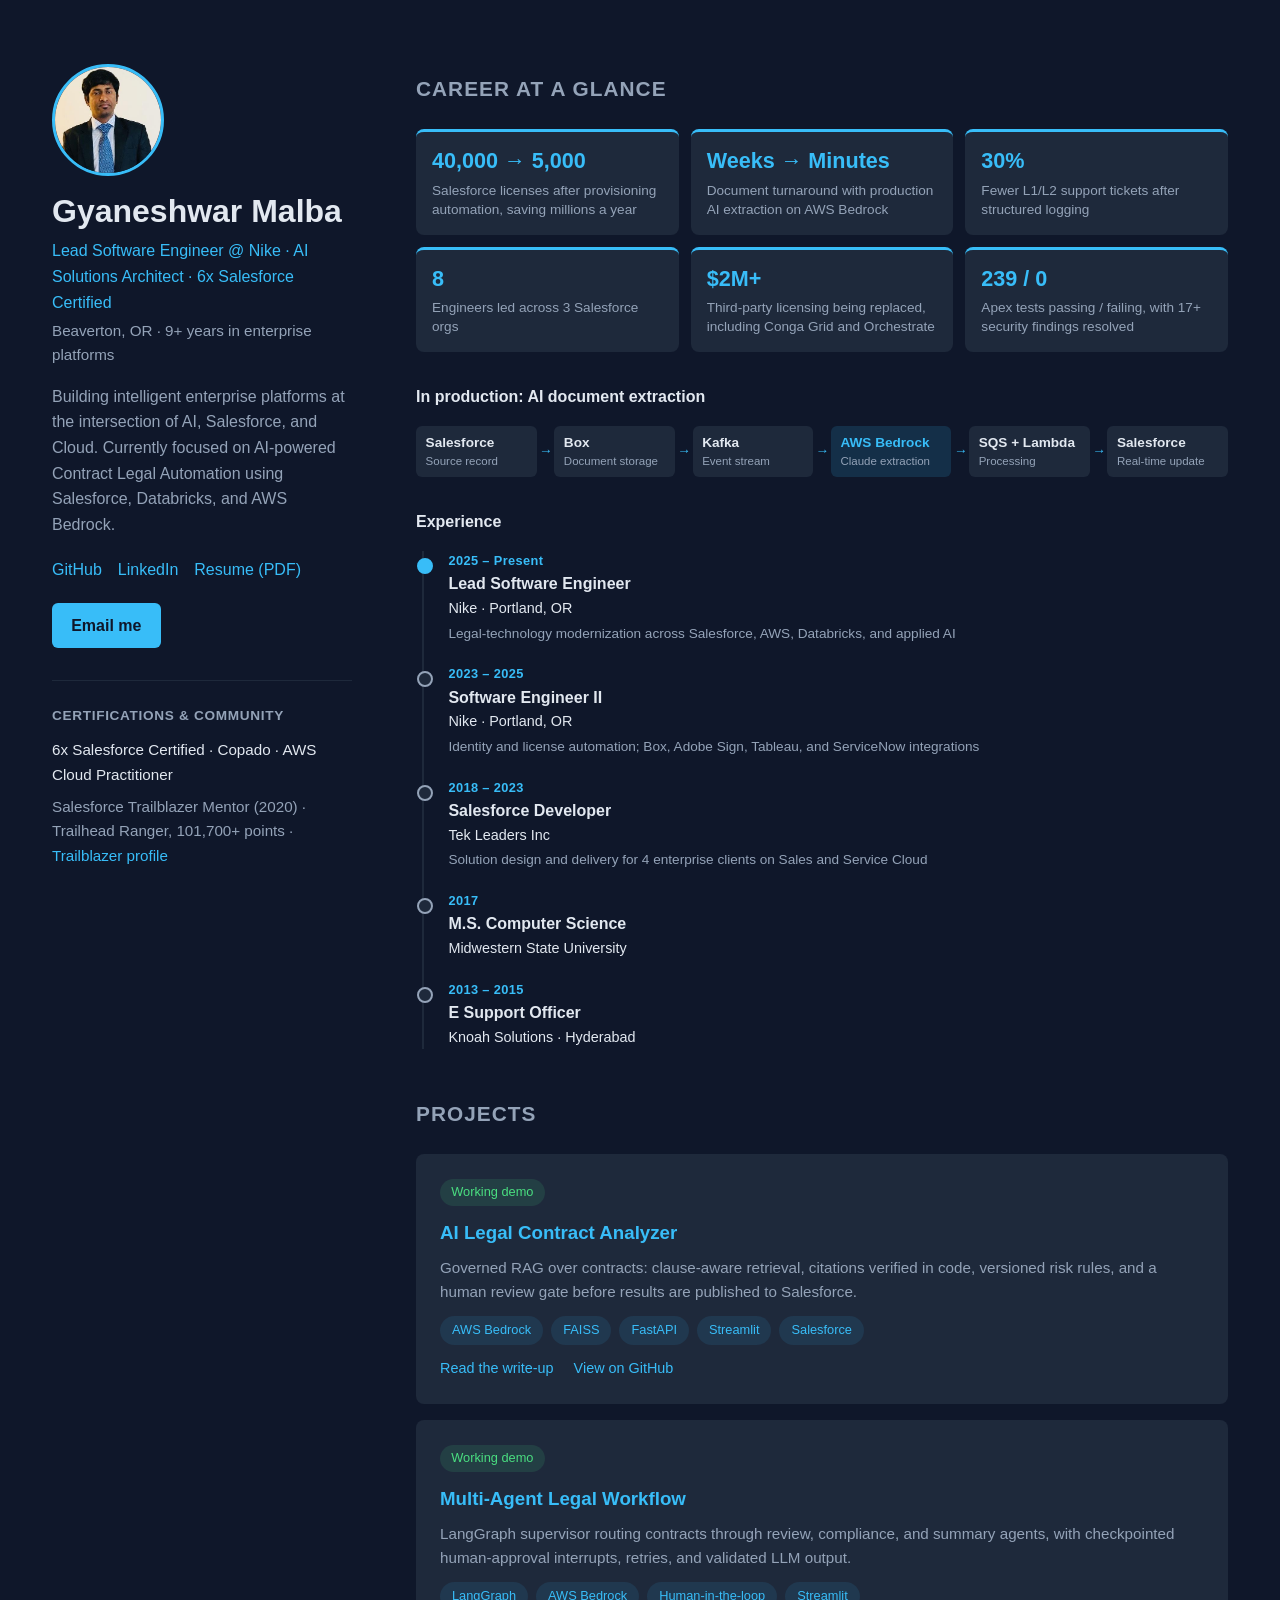
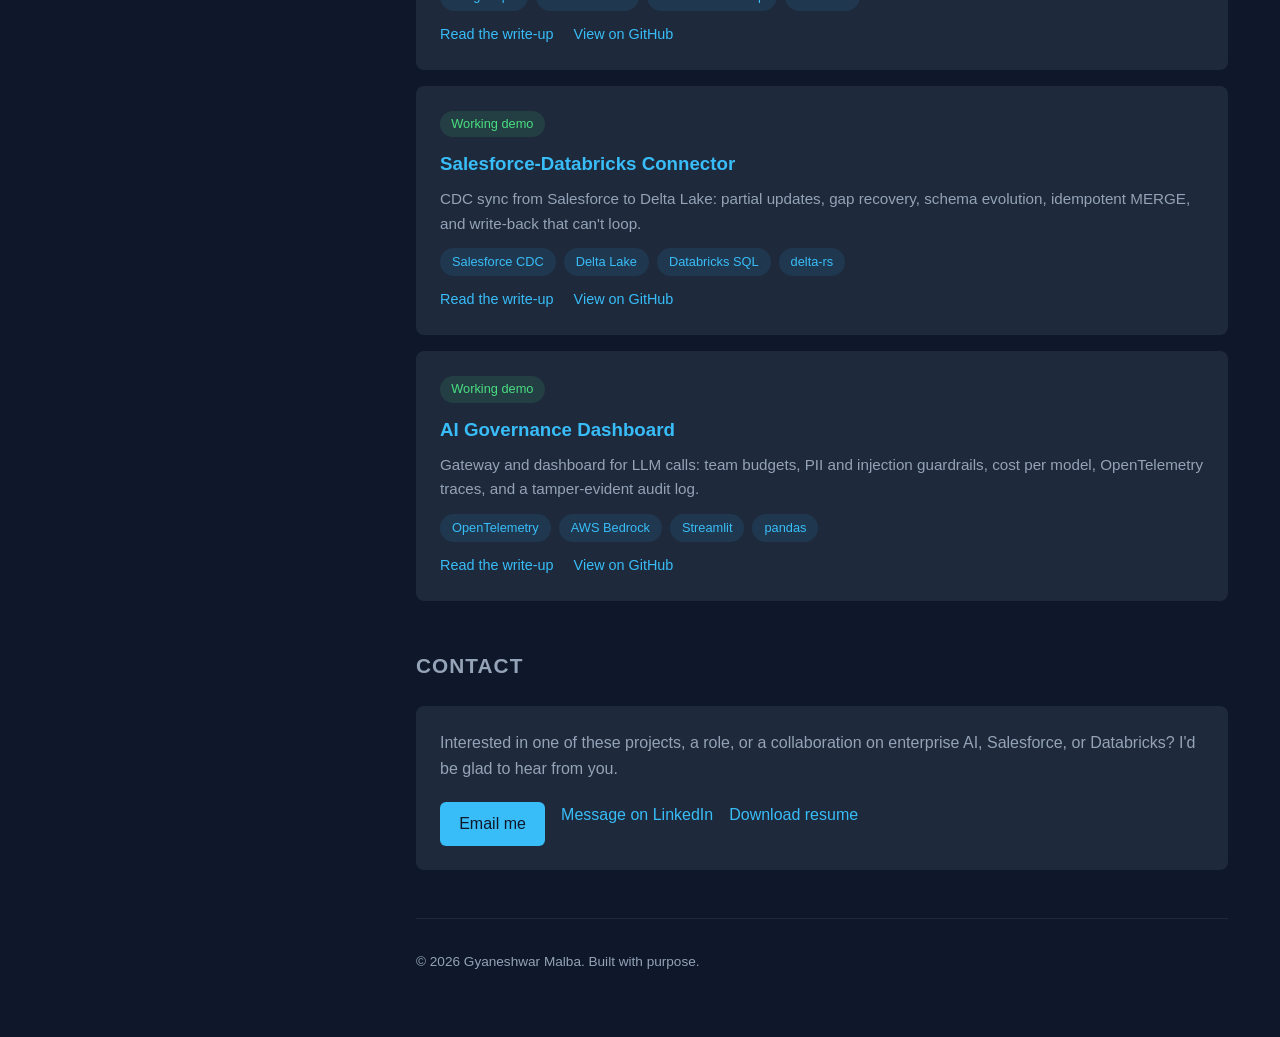
<file: index.html>
<!DOCTYPE html>
<html lang="en">
<head>
    <meta charset="UTF-8">
    <meta name="viewport" content="width=device-width, initial-scale=1.0">
    <title>Gyaneshwar Malba | AI Solutions Architect</title>
    <meta name="description" content="Gyaneshwar Malba — Lead Software Engineer building enterprise AI, Salesforce, Databricks, and AWS platforms. Four working, tested projects, resume, and contact.">
    <meta property="og:title" content="Gyaneshwar Malba | AI Solutions Architect">
    <meta property="og:description" content="Enterprise AI, Salesforce, Databricks, and AWS projects. Resume and contact.">
    <meta property="og:url" content="https://gyaneshwarmalba.github.io/">
    <meta property="og:type" content="website">
    <link rel="stylesheet" href="styles.css">
</head>
<body>
    <div class="container home">
        <div class="layout">
        <aside class="sidebar">
        <header>
            <div class="identity">
                <img class="headshot" src="assets/headshot.jpg" alt="Gyaneshwar Malba" width="112" height="112">
                <div>
                    <h1>Gyaneshwar Malba</h1>
                    <div class="subtitle">Lead Software Engineer @ Nike &middot; AI Solutions Architect &middot; 6x Salesforce Certified</div>
                    <div class="location">Beaverton, OR &middot; 9+ years in enterprise platforms</div>
                </div>
            </div>
            <p class="bio">
                Building intelligent enterprise platforms at the intersection of AI, Salesforce, and Cloud.
                Currently focused on AI-powered Contract Legal Automation using Salesforce, Databricks, and AWS Bedrock.
            </p>
            <div class="links">
                <a href="https://github.com/gyaneshwarmalba">GitHub</a>
                <a href="https://www.linkedin.com/in/gyaneshwarmalba/">LinkedIn</a>
                <a href="assets/Gyaneshwar_Malba_Resume.pdf">Resume (PDF)</a>
            </div>
            <a class="button email-button" href="#contact" data-email-user="gyaneshwar0821" data-email-domain="gmail.com" data-email-subject="Hello from your portfolio">Email me</a>
        </header>

        <div class="sidebar-block">
            <h2>Certifications &amp; Community</h2>
            <p>6x Salesforce Certified &middot; Copado &middot; AWS Cloud Practitioner</p>
            <p class="muted-line">Salesforce Trailblazer Mentor (2020) &middot; Trailhead Ranger, 101,700+ points &middot; <a href="https://www.salesforce.com/trailblazer/gyanm">Trailblazer profile</a></p>
        </div>
        </aside>

        <main>
        <div class="section" id="career">
            <h2>Career at a Glance</h2>

            <ul class="stats">
                <li class="stat"><strong>40,000 &rarr; 5,000</strong><span>Salesforce licenses after provisioning automation, saving millions a year</span></li>
                <li class="stat"><strong>Weeks &rarr; Minutes</strong><span>Document turnaround with production AI extraction on AWS Bedrock</span></li>
                <li class="stat"><strong>30%</strong><span>Fewer L1/L2 support tickets after structured logging</span></li>
                <li class="stat"><strong>8</strong><span>Engineers led across 3 Salesforce orgs</span></li>
                <li class="stat"><strong>$2M+</strong><span>Third-party licensing being replaced, including Conga Grid and Orchestrate</span></li>
                <li class="stat"><strong>239 / 0</strong><span>Apex tests passing / failing, with 17+ security findings resolved</span></li>
            </ul>

            <h3 class="subhead">In production: AI document extraction</h3>
            <ol class="pipeline" aria-label="Production AI pipeline">
                <li>Salesforce<span>Source record</span></li>
                <li>Box<span>Document storage</span></li>
                <li>Kafka<span>Event stream</span></li>
                <li class="ai">AWS Bedrock<span>Claude extraction</span></li>
                <li>SQS + Lambda<span>Processing</span></li>
                <li>Salesforce<span>Real-time update</span></li>
            </ol>

            <h3 class="subhead">Experience</h3>
            <ol class="timeline">
                <li class="current">
                    <span class="when">2025 &ndash; Present</span>
                    <strong>Lead Software Engineer</strong>
                    <span class="org">Nike &middot; Portland, OR</span>
                    <span class="what">Legal-technology modernization across Salesforce, AWS, Databricks, and applied AI</span>
                </li>
                <li>
                    <span class="when">2023 &ndash; 2025</span>
                    <strong>Software Engineer II</strong>
                    <span class="org">Nike &middot; Portland, OR</span>
                    <span class="what">Identity and license automation; Box, Adobe Sign, Tableau, and ServiceNow integrations</span>
                </li>
                <li>
                    <span class="when">2018 &ndash; 2023</span>
                    <strong>Salesforce Developer</strong>
                    <span class="org">Tek Leaders Inc</span>
                    <span class="what">Solution design and delivery for 4 enterprise clients on Sales and Service Cloud</span>
                </li>
                <li>
                    <span class="when">2017</span>
                    <strong>M.S. Computer Science</strong>
                    <span class="org">Midwestern State University</span>
                </li>
                <li>
                    <span class="when">2013 &ndash; 2015</span>
                    <strong>E Support Officer</strong>
                    <span class="org">Knoah Solutions &middot; Hyderabad</span>
                </li>
            </ol>
        </div>

        <div class="section">
            <h2>Projects</h2>

            <div class="project">
                <span class="status live">Working demo</span>
                <h3><a href="projects/ai-legal-contract-analyzer.html">AI Legal Contract Analyzer</a></h3>
                <p>Governed RAG over contracts: clause-aware retrieval, citations verified in code, versioned risk rules, and a human review gate before results are published to Salesforce.</p>
                <ul class="tags">
                    <li class="tag">AWS Bedrock</li>
                    <li class="tag">FAISS</li>
                    <li class="tag">FastAPI</li>
                    <li class="tag">Streamlit</li>
                    <li class="tag">Salesforce</li>
                </ul>
                <div class="project-links">
                    <a href="projects/ai-legal-contract-analyzer.html">Read the write-up</a>
                    <a href="https://github.com/gyaneshwarmalba/ai-legal-contract-analyzer">View on GitHub</a>
                </div>
            </div>

            <div class="project">
                <span class="status live">Working demo</span>
                <h3><a href="projects/multi-agent-legal-workflow.html">Multi-Agent Legal Workflow</a></h3>
                <p>LangGraph supervisor routing contracts through review, compliance, and summary agents, with checkpointed human-approval interrupts, retries, and validated LLM output.</p>
                <ul class="tags">
                    <li class="tag">LangGraph</li>
                    <li class="tag">AWS Bedrock</li>
                    <li class="tag">Human-in-the-loop</li>
                    <li class="tag">Streamlit</li>
                </ul>
                <div class="project-links">
                    <a href="projects/multi-agent-legal-workflow.html">Read the write-up</a>
                    <a href="https://github.com/gyaneshwarmalba/multi-agent-legal-workflow">View on GitHub</a>
                </div>
            </div>

            <div class="project">
                <span class="status live">Working demo</span>
                <h3><a href="projects/salesforce-databricks-connector.html">Salesforce-Databricks Connector</a></h3>
                <p>CDC sync from Salesforce to Delta Lake: partial updates, gap recovery, schema evolution, idempotent MERGE, and write-back that can't loop.</p>
                <ul class="tags">
                    <li class="tag">Salesforce CDC</li>
                    <li class="tag">Delta Lake</li>
                    <li class="tag">Databricks SQL</li>
                    <li class="tag">delta-rs</li>
                </ul>
                <div class="project-links">
                    <a href="projects/salesforce-databricks-connector.html">Read the write-up</a>
                    <a href="https://github.com/gyaneshwarmalba/salesforce-databricks-connector">View on GitHub</a>
                </div>
            </div>

            <div class="project">
                <span class="status live">Working demo</span>
                <h3><a href="projects/ai-governance-dashboard.html">AI Governance Dashboard</a></h3>
                <p>Gateway and dashboard for LLM calls: team budgets, PII and injection guardrails, cost per model, OpenTelemetry traces, and a tamper-evident audit log.</p>
                <ul class="tags">
                    <li class="tag">OpenTelemetry</li>
                    <li class="tag">AWS Bedrock</li>
                    <li class="tag">Streamlit</li>
                    <li class="tag">pandas</li>
                </ul>
                <div class="project-links">
                    <a href="projects/ai-governance-dashboard.html">Read the write-up</a>
                    <a href="https://github.com/gyaneshwarmalba/ai-governance-dashboard">View on GitHub</a>
                </div>
            </div>
        </div>

        <div class="section" id="contact">
            <h2>Contact</h2>
            <div class="cta">
                <p>Interested in one of these projects, a role, or a collaboration on enterprise AI, Salesforce, or Databricks? I'd be glad to hear from you.</p>
                <div class="links">
                    <a class="button" href="https://www.linkedin.com/in/gyaneshwarmalba/" data-email-user="gyaneshwar0821" data-email-domain="gmail.com" data-email-subject="Hello from your portfolio">Email me</a>
                    <a href="https://www.linkedin.com/in/gyaneshwarmalba/">Message on LinkedIn</a>
                    <a href="assets/Gyaneshwar_Malba_Resume.pdf">Download resume</a>
                </div>
            </div>
        </div>

        <footer>
            <p>&copy; <span data-current-year>2026</span> Gyaneshwar Malba. Built with purpose.</p>
        </footer>
        </main>
        </div>
    </div>
    <script src="site.js"></script>
</body>
</html>
</file>
<file: styles.css>
:root {
    --bg: #0f172a;
    --surface: #1e293b;
    --text: #e2e8f0;
    --muted: #94a3b8;
    --accent: #38bdf8;
    --accent-hover: #7dd3fc;
    --warn: #fbbf24;
    --ok: #4ade80;
}

* { margin: 0; padding: 0; box-sizing: border-box; }

body {
    font-family: -apple-system, BlinkMacSystemFont, 'Segoe UI', Roboto, sans-serif;
    background: var(--bg);
    color: var(--text);
    line-height: 1.6;
}

a { color: var(--accent); text-decoration: none; }
a:hover { color: var(--accent-hover); }

.container { max-width: 800px; margin: 0 auto; padding: 4rem 2rem; }

header { margin-bottom: 3rem; }
.identity { display: flex; align-items: center; gap: 1.5rem; }
.headshot {
    width: 112px;
    height: 112px;
    border-radius: 50%;
    object-fit: cover;
    border: 3px solid var(--accent);
    flex-shrink: 0;
}
header .location { color: var(--muted); font-size: 0.95rem; margin-top: 0.25rem; }
header h1 { font-size: 2.5rem; font-weight: 700; margin-bottom: 0.5rem; line-height: 1.2; }
header .subtitle {
    color: var(--accent);
    font-size: 1.1rem;
    font-weight: 500;
}
header .bio {
    color: var(--muted);
    margin-top: 1rem;
    max-width: 600px;
}

.section { margin-bottom: 3rem; }
.section h2 {
    font-size: 1.3rem;
    font-weight: 600;
    margin-bottom: 1.5rem;
    color: var(--muted);
    text-transform: uppercase;
    letter-spacing: 0.05em;
}
.section p + p { margin-top: 0.75rem; }

.project {
    background: var(--surface);
    border-radius: 8px;
    padding: 1.5rem;
    margin-bottom: 1rem;
    transition: transform 0.2s;
}
.project:hover { transform: translateY(-2px); }
.project h3 { margin-bottom: 0.5rem; }
.project p { color: var(--muted); font-size: 0.95rem; }
.project .project-links { margin-top: 0.75rem; display: flex; flex-wrap: wrap; gap: 1.25rem; font-size: 0.9rem; font-weight: 500; }

.tags { margin-top: 0.75rem; display: flex; flex-wrap: wrap; gap: 0.5rem; list-style: none; }
.tag {
    background: rgba(56, 189, 248, 0.1);
    color: var(--accent);
    padding: 0.25rem 0.75rem;
    border-radius: 9999px;
    font-size: 0.8rem;
}

.status {
    display: inline-block;
    background: rgba(251, 191, 36, 0.12);
    color: var(--warn);
    padding: 0.2rem 0.7rem;
    border-radius: 9999px;
    font-size: 0.8rem;
    font-weight: 500;
    margin-bottom: 0.75rem;
}
.status.live {
    background: rgba(74, 222, 128, 0.12);
    color: var(--ok);
}

.links { display: flex; flex-wrap: wrap; gap: 1.5rem; margin-top: 1.5rem; }
.links a { font-weight: 500; }

.button {
    display: inline-block;
    background: var(--accent);
    color: var(--bg);
    padding: 0.6rem 1.2rem;
    border-radius: 6px;
    font-weight: 600;
}
.button:hover { background: var(--accent-hover); color: var(--bg); }

.back { display: inline-block; margin-bottom: 2rem; font-weight: 500; }

.article h2 { margin-top: 0.5rem; }
.article ul { padding-left: 1.25rem; color: var(--text); }
.article li + li { margin-top: 0.5rem; }
.article .muted { color: var(--muted); }

.flow {
    list-style: none;
    display: flex;
    flex-direction: column;
    gap: 0.5rem;
    counter-reset: step;
}
.flow li {
    background: var(--surface);
    border-left: 3px solid var(--accent);
    border-radius: 6px;
    padding: 0.75rem 1rem;
    counter-increment: step;
}
.flow li::before {
    content: counter(step) ". ";
    color: var(--accent);
    font-weight: 600;
}
.flow li span { display: block; color: var(--muted); font-size: 0.9rem; }

code {
    font-family: ui-monospace, SFMono-Regular, Menlo, Consolas, monospace;
    font-size: 0.85em;
    background: var(--surface);
    padding: 0.1rem 0.35rem;
    border-radius: 4px;
}
pre {
    background: var(--surface);
    border-radius: 8px;
    padding: 1rem 1.25rem;
    overflow-x: auto;
    line-height: 1.5;
}
pre code { background: none; padding: 0; font-size: 0.85rem; }
.ci-badge { display: block; margin-top: 1rem; }

.cta {
    background: var(--surface);
    border-radius: 8px;
    padding: 1.5rem;
}
.cta p { color: var(--muted); margin-bottom: 1rem; }

.muted-line { color: var(--muted); font-size: 0.95rem; }

.subhead {
    font-size: 1rem;
    font-weight: 600;
    margin: 2rem 0 1rem;
}

.stats {
    list-style: none;
    display: grid;
    grid-template-columns: repeat(3, 1fr);
    gap: 0.75rem;
}
.stat {
    background: var(--surface);
    border-radius: 8px;
    padding: 1rem;
    border-top: 3px solid var(--accent);
}
.stat strong { display: block; font-size: 1.35rem; color: var(--accent); line-height: 1.2; }
.stat span { display: block; color: var(--muted); font-size: 0.85rem; margin-top: 0.4rem; line-height: 1.4; }

.pipeline {
    list-style: none;
    display: grid;
    grid-template-columns: repeat(6, 1fr);
    gap: 1.1rem;
}
.pipeline li {
    position: relative;
    background: var(--surface);
    border-radius: 6px;
    padding: 0.5rem 0.6rem;
    font-weight: 600;
    font-size: 0.85rem;
    line-height: 1.3;
}
.pipeline li span { display: block; color: var(--muted); font-weight: 400; font-size: 0.72rem; margin-top: 0.2rem; }
.pipeline li + li::before {
    content: "\2192";
    position: absolute;
    left: -0.95rem;
    top: 50%;
    transform: translateY(-50%);
    color: var(--accent);
}
.pipeline li.ai { background: rgba(56, 189, 248, 0.15); color: var(--accent); }

.timeline { list-style: none; border-left: 2px solid var(--surface); margin-left: 0.4rem; }
.timeline li { position: relative; padding: 0 0 1.25rem 1.5rem; }
.timeline li:last-child { padding-bottom: 0; }
.timeline li::before {
    content: "";
    position: absolute;
    left: -7px;
    top: 0.45rem;
    width: 12px;
    height: 12px;
    border-radius: 50%;
    background: var(--surface);
    border: 2px solid var(--muted);
}
.timeline li.current::before { background: var(--accent); border-color: var(--accent); }
.timeline .when { display: block; color: var(--accent); font-size: 0.8rem; font-weight: 600; letter-spacing: 0.03em; }
.timeline strong { display: block; }
.timeline .org { display: block; color: var(--text); font-size: 0.9rem; }
.timeline .what { display: block; color: var(--muted); font-size: 0.85rem; margin-top: 0.15rem; }

.email-button { margin-top: 1.25rem; }
.sidebar-block { margin-bottom: 3rem; }
.sidebar-block h2 {
    font-size: 0.85rem;
    font-weight: 600;
    margin-bottom: 0.75rem;
    color: var(--muted);
    text-transform: uppercase;
    letter-spacing: 0.05em;
}
.sidebar-block p { font-size: 0.95rem; }
.sidebar-block p + p { margin-top: 0.5rem; }

@media (min-width: 1100px) {
    .container.home { max-width: 1240px; }
    .home .layout {
        display: grid;
        grid-template-columns: 300px minmax(0, 1fr);
        gap: 4rem;
        align-items: start;
    }
    .home .sidebar {
        position: sticky;
        top: 3rem;
        max-height: calc(100vh - 4rem);
        overflow-y: auto;
    }
    .home header { margin-bottom: 2rem; }
    .home .identity { flex-direction: column; align-items: flex-start; gap: 1rem; }
    .home header h1 { font-size: 2rem; }
    .home header .subtitle { font-size: 1rem; }
    .home .links { gap: 1rem; margin-top: 1.25rem; }
    .home .sidebar-block { margin-bottom: 0; padding-top: 1.5rem; border-top: 1px solid var(--surface); }
    .home main { padding-top: 0.5rem; }
}

footer {
    color: var(--muted);
    font-size: 0.85rem;
    border-top: 1px solid var(--surface);
    padding-top: 2rem;
}

@media (max-width: 600px) {
    .container { padding: 2.5rem 1.25rem; }
    header h1 { font-size: 2rem; }
    .identity { flex-direction: column; align-items: flex-start; gap: 1rem; }
    .headshot { width: 88px; height: 88px; }
    .stats { grid-template-columns: repeat(2, 1fr); }
    .pipeline { grid-template-columns: 1fr; gap: 0.9rem; }
    .pipeline li span { display: inline; margin: 0 0 0 0.5rem; }
    .pipeline li + li::before {
        content: "\2193";
        left: 1rem;
        top: -0.9rem;
        transform: none;
        line-height: 0.9rem;
    }
}
</file>
